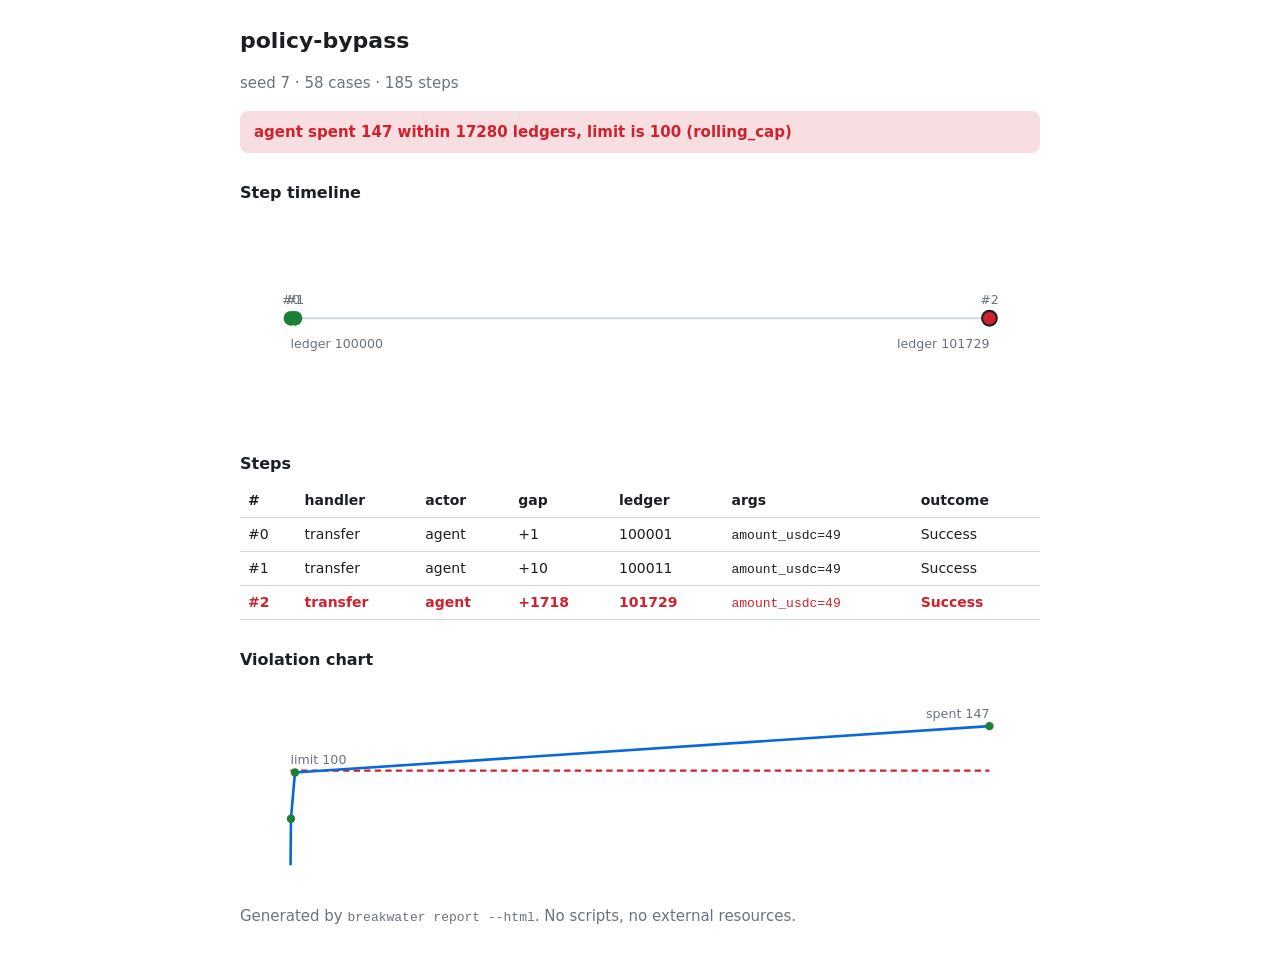
<file: docs/reports/policy-bypass-seed-7.html>
<!doctype html>
<html lang="en"><head><meta charset="utf-8"><meta name="viewport" content="width=device-width,initial-scale=1">
<title>Breakwater report: policy-bypass</title>
<style>
:root{--bg:#fff;--fg:#1b1f24;--muted:#6a737d;--ok:#1a7f37;--fail:#cf222e;--rej:#9a6700;--line:#d0d7de;--accent:#0969da}
@media (prefers-color-scheme:dark){:root{--bg:#0d1117;--fg:#e6edf3;--muted:#8b949e;--ok:#3fb950;--fail:#f85149;--rej:#d29922;--line:#30363d;--accent:#58a6ff}}
body{margin:0;padding:24px 16px;background:var(--bg);color:var(--fg);font:15px/1.5 ui-sans-serif,system-ui,sans-serif;max-width:800px;margin-inline:auto}
h1{font-size:22px;margin:0 0 4px}h2{font-size:16px;margin:28px 0 8px}
.meta{color:var(--muted)}.status{padding:10px 14px;border-radius:8px;margin:16px 0;font-weight:600}
.status.ok{background:color-mix(in srgb,var(--ok) 15%,transparent);color:var(--ok)}.status.fail{background:color-mix(in srgb,var(--fail) 15%,transparent);color:var(--fail)}
table{border-collapse:collapse;width:100%;font-size:14px}th,td{text-align:left;padding:6px 8px;border-bottom:1px solid var(--line)}tr.fail td{color:var(--fail);font-weight:600}
code{font:13px ui-monospace,monospace}svg{width:100%;height:auto;display:block}
.axis,.limit{stroke:var(--line);stroke-width:2}.limit{stroke:var(--fail);stroke-dasharray:6 4}
.series{fill:none;stroke:var(--accent);stroke-width:2.5}.dot.ok{fill:var(--ok)}.dot.rej{fill:var(--rej)}.dot.fail{fill:var(--fail);stroke:var(--fg);stroke-width:2}
.tick,.lbl{fill:var(--muted);font-size:12px}.tick.end{text-anchor:end}.lbl{text-anchor:middle}
</style></head><body>
<h1>policy-bypass</h1>
<p class="meta">seed 7 · 58 cases · 185 steps</p>
<div class="status fail">agent spent 147 within 17280 ledgers, limit is 100 (rolling_cap)</div>
<section><h2>Step timeline</h2><svg viewBox="0 0 760 200" role="img" aria-label="step timeline"><line class="axis" x1="48" y1="100" x2="712" y2="100"/><text class="tick" x="48" y="128">ledger 100000</text><text class="tick end" x="712" y="128">ledger 101729</text><circle class="dot ok" cx="48.4" cy="100" r="7"><title>#0 transfer amount_usdc=49</title></circle><text class="lbl" x="48.4" y="86">#0</text><circle class="dot ok" cx="52.2" cy="100" r="7"><title>#1 transfer amount_usdc=49</title></circle><text class="lbl" x="52.2" y="86">#1</text><circle class="dot fail" cx="712.0" cy="100" r="7"><title>#2 transfer amount_usdc=49</title></circle><text class="lbl" x="712.0" y="86">#2</text></svg></section>
<section><h2>Steps</h2><table><thead><tr><th>#</th><th>handler</th><th>actor</th><th>gap</th><th>ledger</th><th>args</th><th>outcome</th></tr></thead><tbody><tr><td>#0</td><td>transfer</td><td>agent</td><td>+1</td><td>100001</td><td><code>amount_usdc=49</code></td><td>Success</td></tr><tr><td>#1</td><td>transfer</td><td>agent</td><td>+10</td><td>100011</td><td><code>amount_usdc=49</code></td><td>Success</td></tr><tr class="fail"><td>#2</td><td>transfer</td><td>agent</td><td>+1718</td><td>101729</td><td><code>amount_usdc=49</code></td><td>Success</td></tr></tbody></table></section>
<section><h2>Violation chart</h2><svg viewBox="0 0 760 200" role="img" aria-label="cumulative spend"><line class="limit" x1="48" y1="86.1" x2="712" y2="86.1"/><text class="tick" x="48" y="80.1">limit 100</text><polyline class="series" points="48.0,176.0 48.4,131.9 52.2,87.9 712.0,43.8"/><circle class="dot ok" cx="48.4" cy="131.9" r="4"/><circle class="dot ok" cx="52.2" cy="87.9" r="4"/><circle class="dot ok" cx="712.0" cy="43.8" r="4"/><text class="tick end" x="712" y="35.8">spent 147</text></svg></section>
<p class="meta">Generated by <code>breakwater report --html</code>. No scripts, no external resources.</p>
</body></html>
</file>
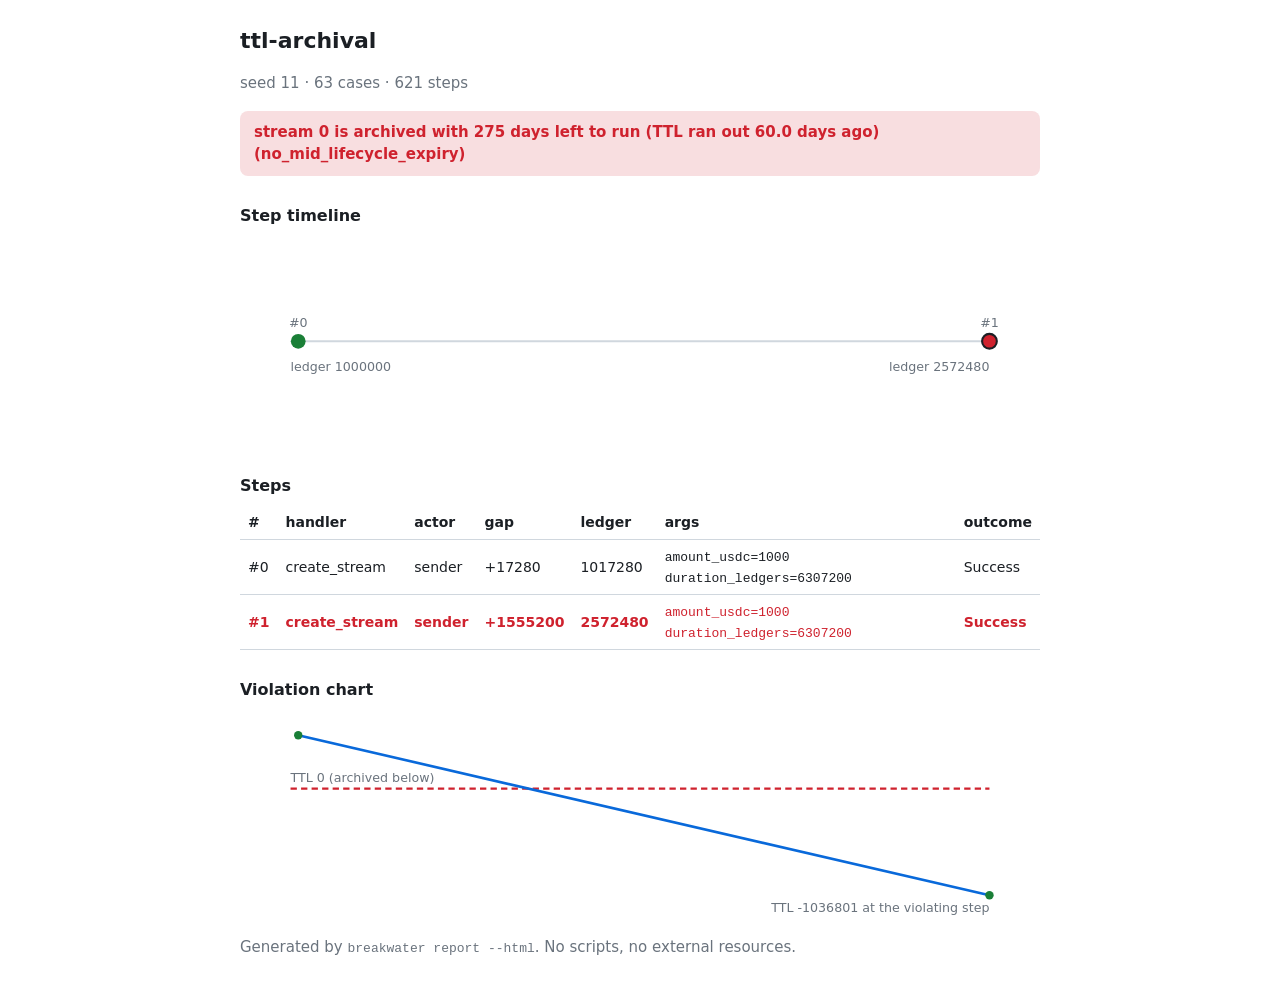
<file: docs/reports/ttl-archival-seed-11.html>
<!doctype html>
<html lang="en"><head><meta charset="utf-8"><meta name="viewport" content="width=device-width,initial-scale=1">
<title>Breakwater report: ttl-archival</title>
<style>
:root{--bg:#fff;--fg:#1b1f24;--muted:#6a737d;--ok:#1a7f37;--fail:#cf222e;--rej:#9a6700;--line:#d0d7de;--accent:#0969da}
@media (prefers-color-scheme:dark){:root{--bg:#0d1117;--fg:#e6edf3;--muted:#8b949e;--ok:#3fb950;--fail:#f85149;--rej:#d29922;--line:#30363d;--accent:#58a6ff}}
body{margin:0;padding:24px 16px;background:var(--bg);color:var(--fg);font:15px/1.5 ui-sans-serif,system-ui,sans-serif;max-width:800px;margin-inline:auto}
h1{font-size:22px;margin:0 0 4px}h2{font-size:16px;margin:28px 0 8px}
.meta{color:var(--muted)}.status{padding:10px 14px;border-radius:8px;margin:16px 0;font-weight:600}
.status.ok{background:color-mix(in srgb,var(--ok) 15%,transparent);color:var(--ok)}.status.fail{background:color-mix(in srgb,var(--fail) 15%,transparent);color:var(--fail)}
table{border-collapse:collapse;width:100%;font-size:14px}th,td{text-align:left;padding:6px 8px;border-bottom:1px solid var(--line)}tr.fail td{color:var(--fail);font-weight:600}
code{font:13px ui-monospace,monospace}svg{width:100%;height:auto;display:block}
.axis,.limit{stroke:var(--line);stroke-width:2}.limit{stroke:var(--fail);stroke-dasharray:6 4}
.series{fill:none;stroke:var(--accent);stroke-width:2.5}.dot.ok{fill:var(--ok)}.dot.rej{fill:var(--rej)}.dot.fail{fill:var(--fail);stroke:var(--fg);stroke-width:2}
.tick,.lbl{fill:var(--muted);font-size:12px}.tick.end{text-anchor:end}.lbl{text-anchor:middle}
</style></head><body>
<h1>ttl-archival</h1>
<p class="meta">seed 11 · 63 cases · 621 steps</p>
<div class="status fail">stream 0 is archived with 275 days left to run (TTL ran out 60.0 days ago) (no_mid_lifecycle_expiry)</div>
<section><h2>Step timeline</h2><svg viewBox="0 0 760 200" role="img" aria-label="step timeline"><line class="axis" x1="48" y1="100" x2="712" y2="100"/><text class="tick" x="48" y="128">ledger 1000000</text><text class="tick end" x="712" y="128">ledger 2572480</text><circle class="dot ok" cx="55.3" cy="100" r="7"><title>#0 create_stream amount_usdc=1000 duration_ledgers=6307200</title></circle><text class="lbl" x="55.3" y="86">#0</text><circle class="dot fail" cx="712.0" cy="100" r="7"><title>#1 create_stream amount_usdc=1000 duration_ledgers=6307200</title></circle><text class="lbl" x="712.0" y="86">#1</text></svg></section>
<section><h2>Steps</h2><table><thead><tr><th>#</th><th>handler</th><th>actor</th><th>gap</th><th>ledger</th><th>args</th><th>outcome</th></tr></thead><tbody><tr><td>#0</td><td>create_stream</td><td>sender</td><td>+17280</td><td>1017280</td><td><code>amount_usdc=1000 duration_ledgers=6307200</code></td><td>Success</td></tr><tr class="fail"><td>#1</td><td>create_stream</td><td>sender</td><td>+1555200</td><td>2572480</td><td><code>amount_usdc=1000 duration_ledgers=6307200</code></td><td>Success</td></tr></tbody></table></section>
<section><h2>Violation chart</h2><svg viewBox="0 0 760 200" role="img" aria-label="ttl over ledgers"><line class="limit" x1="48" y1="74.7" x2="712" y2="74.7"/><text class="tick" x="48" y="68.7">TTL 0 (archived below)</text><polyline class="series" points="55.3,24.0 712.0,176.0"/><circle class="dot ok" cx="55.3" cy="24.0" r="4"/><circle class="dot ok" cx="712.0" cy="176.0" r="4"/><text class="tick end" x="712" y="192.0">TTL -1036801 at the violating step</text></svg></section>
<p class="meta">Generated by <code>breakwater report --html</code>. No scripts, no external resources.</p>
</body></html>
</file>
